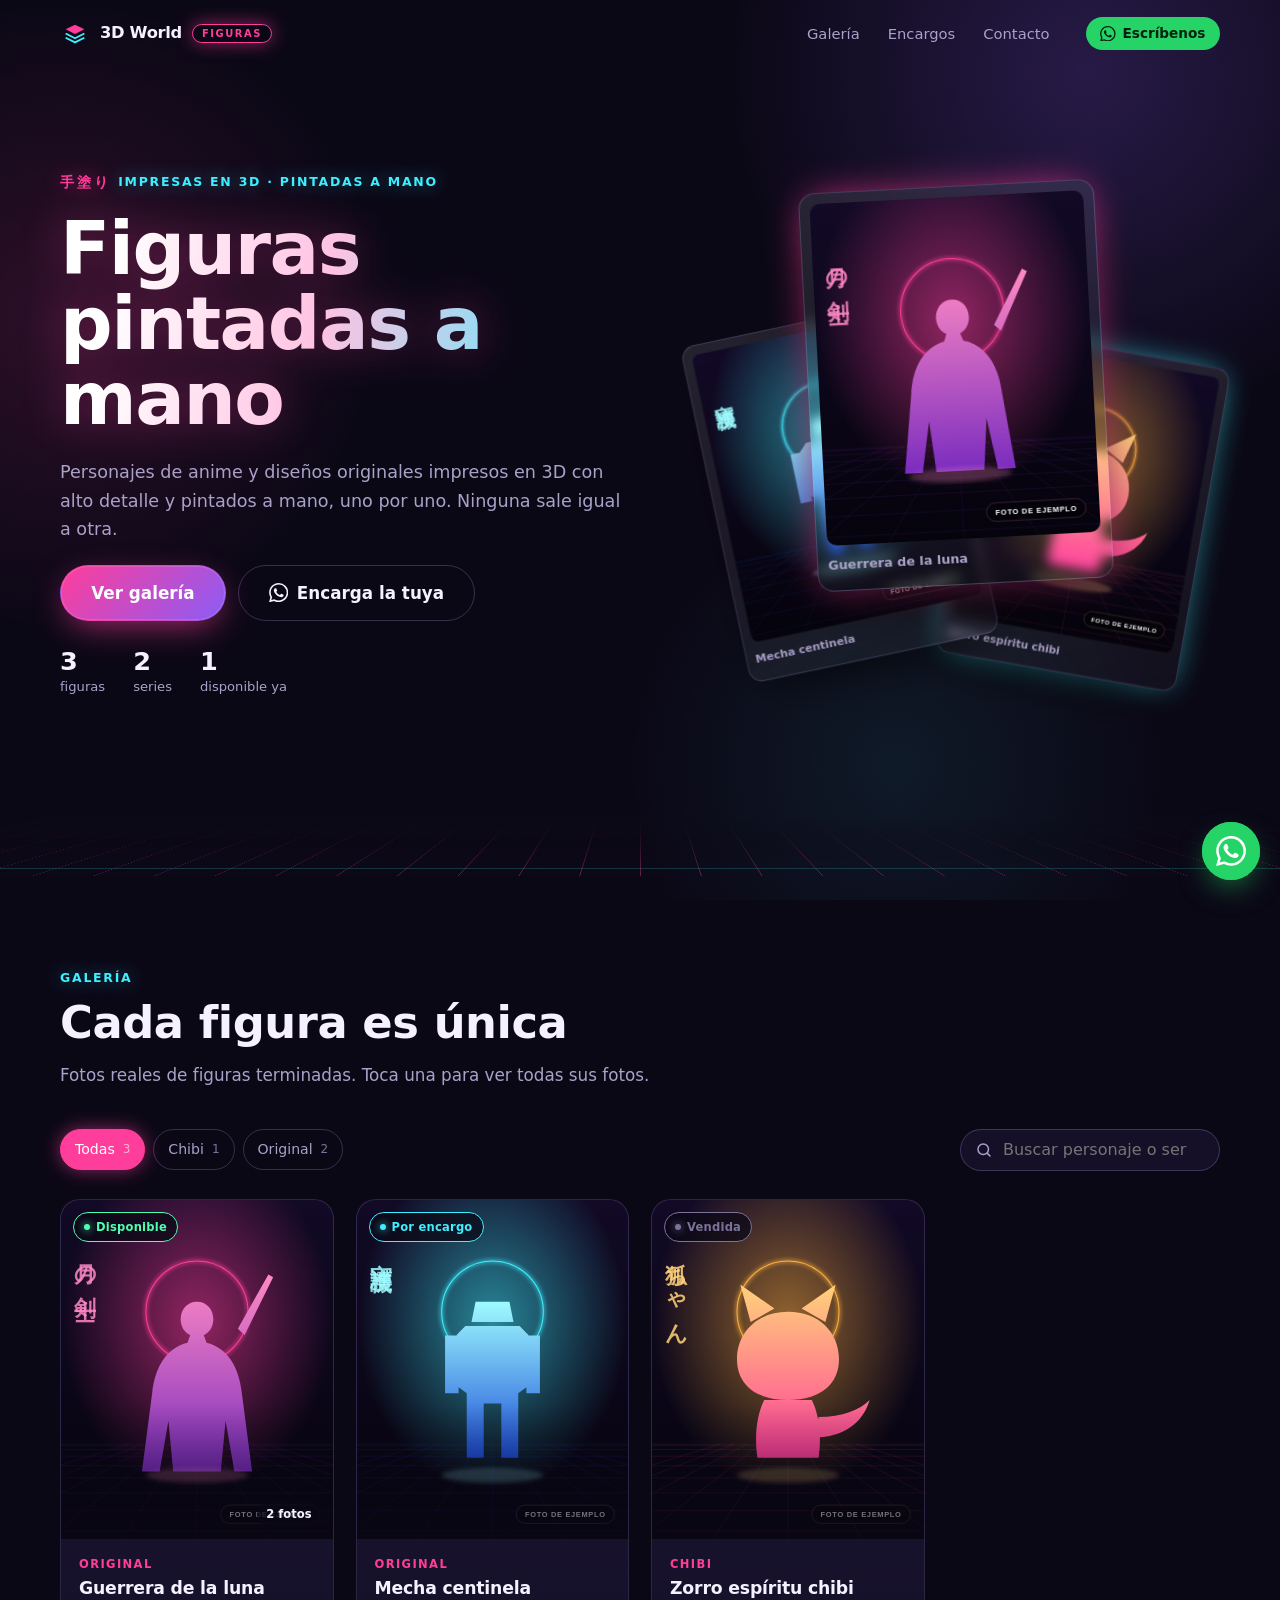
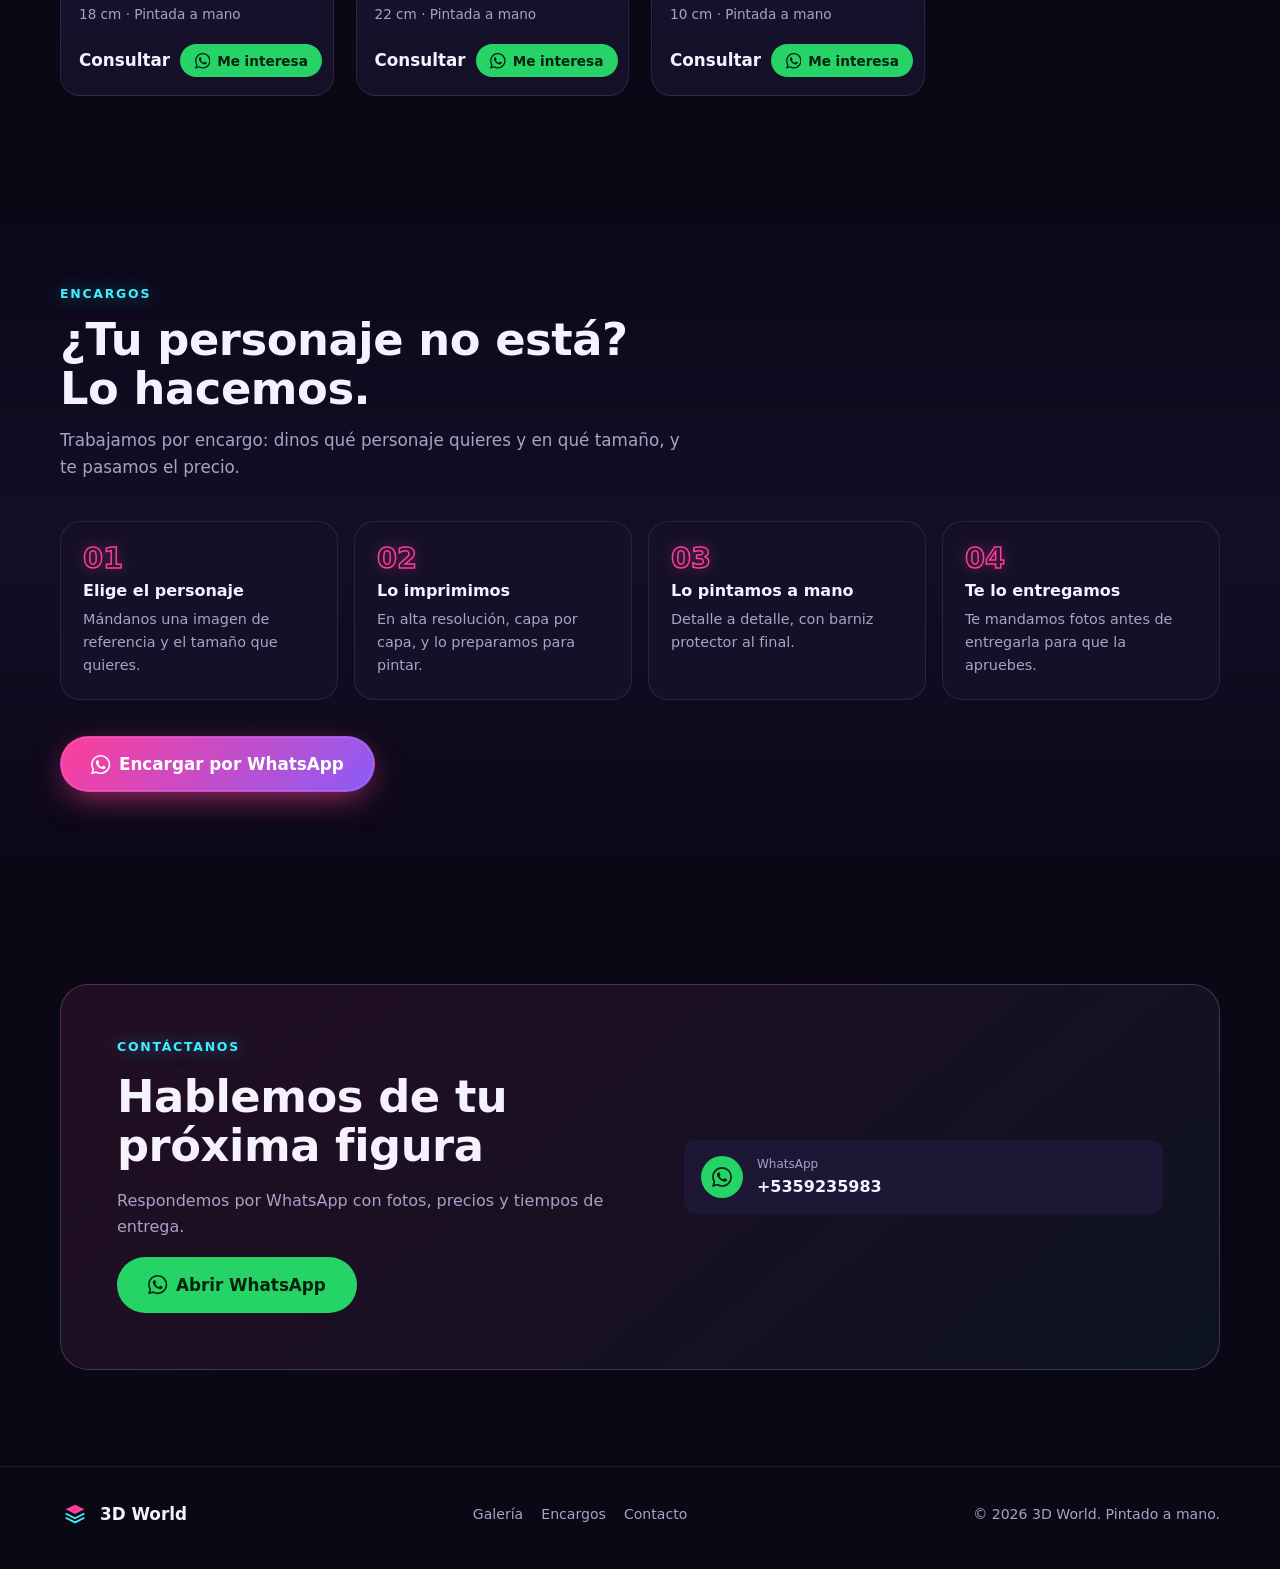
<file: figuras/index.html>
<!doctype html>
<html lang="es">
<head>
  <meta charset="utf-8">
  <meta name="viewport" content="width=device-width, initial-scale=1">
  <title>Figuras pintadas a mano — 3D World</title>
  <meta name="description" content="Figuras de anime y personajes impresas en 3D y pintadas a mano, una por una. Pide la tuya por WhatsApp.">
  <meta name="theme-color" content="#0b0816">
  <!-- Misma política de seguridad que la página principal; esta vista no tiene scripts en línea. -->
  <meta http-equiv="Content-Security-Policy" content="default-src 'self'; script-src 'self'; style-src 'self' 'unsafe-inline' https://fonts.googleapis.com; font-src https://fonts.gstatic.com; img-src 'self' data: blob:; connect-src 'self' https://api.github.com blob: data:; object-src 'none'; base-uri 'self'; form-action 'none'">
  <meta name="referrer" content="strict-origin-when-cross-origin">
  <link rel="icon" href="data:image/svg+xml,%3Csvg xmlns='http://www.w3.org/2000/svg' viewBox='0 0 32 32'%3E%3Crect width='32' height='32' rx='8' fill='%230b0816'/%3E%3Cpath d='M16 6 26 11 16 16 6 11Z' fill='%23ff3d9a'/%3E%3Cpath d='M6 15.5 16 20.5 26 15.5M6 20 16 25 26 20' fill='none' stroke='%233df0ff' stroke-width='2' stroke-linejoin='round'/%3E%3C/svg%3E">
  <link rel="preconnect" href="https://fonts.googleapis.com">
  <link rel="preconnect" href="https://fonts.gstatic.com" crossorigin>
  <link href="https://fonts.googleapis.com/css2?family=Inter:wght@400;500;600&family=Unbounded:wght@500;700;800&display=swap" rel="stylesheet">
  <link rel="stylesheet" href="../css/styles.css">
  <link rel="stylesheet" href="../css/figuras.css">
  <script type="module" src="../js/figuras.js"></script>
</head>
<body class="page-figuras">
  <div class="neon-sky" aria-hidden="true"></div>

  <header class="nav" id="nav">
    <div class="container nav-inner">
      <a href="#inicio" class="brand">
        <svg class="brand-mark" viewBox="0 0 32 32" aria-hidden="true"><path d="M16 6 26 11 16 16 6 11Z" fill="var(--accent)"/><path d="M6 15.5 16 20.5 26 15.5M6 20 16 25 26 20" fill="none" stroke="var(--cyan)" stroke-width="2" stroke-linejoin="round"/></svg>
        <span data-brand>3D World</span><span class="brand-sub">Figuras</span>
      </a>
      <nav class="nav-links" id="nav-links" aria-label="Principal">
        <a href="#galeria">Galería</a>
        <a href="#encargos">Encargos</a>
        <a href="#contacto">Contacto</a>
      </nav>
      <div class="nav-actions">
        <a class="btn btn-wa btn-sm nav-cta" data-wa target="_blank" rel="noopener"><span class="ico" data-icon="whatsapp"></span>Escríbenos</a>
        <button class="nav-toggle" id="nav-toggle" type="button" aria-label="Abrir menú" aria-expanded="false" aria-controls="nav-links"><span></span><span></span></button>
      </div>
    </div>
  </header>

  <main>
    <!-- PORTADA -->
    <section class="fx-hero" id="inicio">
      <div class="container fx-hero-inner">
        <div class="fx-hero-copy">
          <p class="eyebrow"><span class="eyebrow-jp" aria-hidden="true">手塗り</span>Impresas en 3D · pintadas a mano</p>
          <h1 class="neon-title" id="fx-title">Figuras pintadas a mano</h1>
          <p class="lead" id="fx-intro"></p>
          <div class="fx-hero-actions">
            <a class="btn btn-neon btn-lg" href="#galeria">Ver galería</a>
            <a class="btn btn-ghost btn-lg" id="order-link" target="_blank" rel="noopener"><span class="ico" data-icon="whatsapp"></span>Encarga la tuya</a>
          </div>
          <ul class="fx-stats" id="fx-stats"></ul>
        </div>
        <div class="fx-collage" id="fx-collage" aria-hidden="true"></div>
      </div>
      <div class="neon-floor" aria-hidden="true"></div>
    </section>

    <!-- GALERÍA -->
    <section class="section" id="galeria">
      <div class="container">
        <div class="section-head">
          <p class="eyebrow">Galería</p>
          <h2>Cada figura es única</h2>
          <p>Fotos reales de figuras terminadas. Toca una para ver todas sus fotos.</p>
        </div>
        <div class="catalog-tools">
          <div class="chips" id="chips" role="toolbar" aria-label="Filtrar por serie"></div>
          <label class="search">
            <svg viewBox="0 0 24 24" fill="none" stroke="currentColor" stroke-width="2" stroke-linecap="round" aria-hidden="true"><circle cx="11" cy="11" r="7"/><path d="m20 20-3.5-3.5"/></svg>
            <input type="search" id="search" placeholder="Buscar personaje o serie" aria-label="Buscar figura">
          </label>
        </div>
        <div class="fx-grid" id="grid"></div>
        <p class="empty" id="empty" hidden>No encontramos figuras con esa búsqueda.</p>
        <p class="empty" id="soon" hidden>Muy pronto publicaremos aquí nuestras figuras. Mientras tanto, escríbenos y encarga la tuya.</p>
      </div>
    </section>

    <!-- ENCARGOS -->
    <section class="section fx-order" id="encargos">
      <div class="container">
        <div class="section-head">
          <p class="eyebrow">Encargos</p>
          <h2>¿Tu personaje no está? Lo hacemos.</h2>
          <p>Trabajamos por encargo: dinos qué personaje quieres y en qué tamaño, y te pasamos el precio.</p>
        </div>
        <ol class="fx-steps">
          <li><span class="fx-step-n">01</span><strong>Elige el personaje</strong><span>Mándanos una imagen de referencia y el tamaño que quieres.</span></li>
          <li><span class="fx-step-n">02</span><strong>Lo imprimimos</strong><span>En alta resolución, capa por capa, y lo preparamos para pintar.</span></li>
          <li><span class="fx-step-n">03</span><strong>Lo pintamos a mano</strong><span>Detalle a detalle, con barniz protector al final.</span></li>
          <li><span class="fx-step-n">04</span><strong>Te lo entregamos</strong><span>Te mandamos fotos antes de entregarla para que la apruebes.</span></li>
        </ol>
        <a class="btn btn-neon btn-lg" id="order-link-2" target="_blank" rel="noopener"><span class="ico" data-icon="whatsapp"></span>Encargar por WhatsApp</a>
      </div>
    </section>

    <!-- CONTACTO -->
    <section class="section contact" id="contacto">
      <div class="container">
        <div class="contact-box">
          <div class="contact-copy">
            <p class="eyebrow">Contáctanos</p>
            <h2>Hablemos de tu próxima figura</h2>
            <p>Respondemos por WhatsApp con fotos, precios y tiempos de entrega.</p>
            <a class="btn btn-wa btn-lg" data-wa target="_blank" rel="noopener"><span class="ico" data-icon="whatsapp"></span>Abrir WhatsApp</a>
          </div>
          <ul class="contact-list" id="contact-list"></ul>
        </div>
      </div>
    </section>
  </main>

  <footer class="footer">
    <div class="container footer-inner">
      <div class="footer-brand">
        <svg class="brand-mark" id="secret-logo" viewBox="0 0 32 32" aria-hidden="true"><path d="M16 6 26 11 16 16 6 11Z" fill="var(--accent)"/><path d="M6 15.5 16 20.5 26 15.5M6 20 16 25 26 20" fill="none" stroke="var(--cyan)" stroke-width="2" stroke-linejoin="round"/></svg>
        <span data-brand>3D World</span>
      </div>
      <nav class="footer-links" aria-label="Pie de página">
        <a href="#galeria">Galería</a><a href="#encargos">Encargos</a><a href="#contacto">Contacto</a>
      </nav>
      <p class="footer-copy">© <span id="year"></span> <span data-brand>3D World</span>. Pintado a mano.</p>
    </div>
  </footer>

  <a class="wa-float" data-wa target="_blank" rel="noopener" aria-label="Escríbenos por WhatsApp"><span class="ico" data-icon="whatsapp"></span></a>

  <!-- VISOR DE FOTOS -->
  <div class="lightbox" id="lightbox" hidden>
    <div class="lb-backdrop" data-close></div>
    <div class="lb-dialog" role="dialog" aria-modal="true" aria-labelledby="lb-title">
      <button class="icon-btn lb-close" data-close type="button" aria-label="Cerrar"><span class="ico" data-icon="close"></span></button>
      <div class="lb-media" id="lb-media">
        <img id="lb-img" alt="">
        <button class="lb-nav lb-prev" id="lb-prev" type="button" aria-label="Foto anterior"><svg viewBox="0 0 24 24" fill="none" stroke="currentColor" stroke-width="2.2" stroke-linecap="round" stroke-linejoin="round"><path d="m15 18-6-6 6-6"/></svg></button>
        <button class="lb-nav lb-next" id="lb-next" type="button" aria-label="Foto siguiente"><svg viewBox="0 0 24 24" fill="none" stroke="currentColor" stroke-width="2.2" stroke-linecap="round" stroke-linejoin="round"><path d="m9 18 6-6-6-6"/></svg></button>
        <p class="lb-counter" id="lb-counter"></p>
      </div>
      <div class="lb-info">
        <p class="eyebrow" id="lb-series"></p>
        <h3 id="lb-title"></h3>
        <span class="fx-status" id="lb-status"></span>
        <p class="lb-desc" id="lb-desc"></p>
        <dl class="specs" id="lb-specs"></dl>
        <div class="lb-thumbs" id="lb-thumbs" role="tablist" aria-label="Fotos"></div>
        <div class="m-footer">
          <span class="m-price" id="lb-price"></span>
          <a class="btn btn-wa" id="lb-wa" target="_blank" rel="noopener"><span class="ico" data-icon="whatsapp"></span>Me interesa</a>
        </div>
      </div>
    </div>
  </div>

  <div class="toasts" id="toasts" aria-live="polite"></div>
</body>
</html>
</file>
<file: css/styles.css>
/* =========================================================
   3D World — estilos
   Paleta: negro / rojo / gris (oscuro por defecto) + modo claro
   ========================================================= */

:root {
  --bg: #0a0a0b;
  --bg-2: #0f0f11;
  --surface: #141416;
  --surface-2: #1d1d21;
  --surface-3: #27272c;
  --line: rgba(255, 255, 255, 0.08);
  --line-2: rgba(255, 255, 255, 0.15);
  --text: #f2f2f3;
  --muted: #9a9aa2;
  --faint: #6b6b73;
  --accent: #e3262f;
  --accent-hover: #f23a43;
  --accent-ink: #ffffff;
  --accent-soft: rgba(227, 38, 47, 0.14);
  --wa: #25d366;
  --wa-hover: #2ee374;
  --wa-ink: #05210f;
  --grid-line: rgba(255, 255, 255, 0.045);
  --shadow: 0 24px 60px -24px rgba(0, 0, 0, 0.7);
  --view-a: #26262b;
  --view-b: #121214;
  --radius: 18px;
  --radius-sm: 12px;
  --nav-h: 68px;
  --font: 'Inter', system-ui, -apple-system, 'Segoe UI', Roboto, sans-serif;
  --display: 'Space Grotesk', var(--font);
  color-scheme: dark;
}

:root[data-theme='light'] {
  --bg: #f4f4f5;
  --bg-2: #ececee;
  --surface: #ffffff;
  --surface-2: #f3f3f5;
  --surface-3: #e7e7ea;
  --line: rgba(0, 0, 0, 0.08);
  --line-2: rgba(0, 0, 0, 0.16);
  --text: #141416;
  --muted: #55555d;
  --faint: #85858d;
  --accent: #d41f28;
  --accent-hover: #bb1820;
  --accent-soft: rgba(212, 31, 40, 0.1);
  --wa: #1fb855;
  --wa-hover: #1aa64c;
  --wa-ink: #ffffff;
  --grid-line: rgba(0, 0, 0, 0.055);
  --shadow: 0 24px 50px -28px rgba(0, 0, 0, 0.3);
  --view-a: #ffffff;
  --view-b: #e4e4e8;
  color-scheme: light;
}

*,
*::before,
*::after { box-sizing: border-box; }

html { scroll-behavior: smooth; scroll-padding-top: calc(var(--nav-h) + 12px); -webkit-text-size-adjust: 100%; }
html.modal-open { overflow: hidden; }

body {
  margin: 0;
  background: var(--bg);
  color: var(--text);
  font: 400 16px/1.6 var(--font);
  -webkit-font-smoothing: antialiased;
  overflow-x: hidden;
  transition: background-color 0.3s, color 0.3s;
}

h1, h2, h3 { font-family: var(--display); line-height: 1.1; margin: 0; letter-spacing: -0.02em; }
p { margin: 0; }
a { color: inherit; text-decoration: none; }
button, input, select, textarea { font: inherit; color: inherit; }
button { cursor: pointer; }
img, svg, canvas { display: block; }
[hidden] { display: none !important; }
code { font-size: 0.9em; background: var(--surface-2); padding: 0.1em 0.4em; border-radius: 6px; }

:focus-visible { outline: 2px solid var(--accent); outline-offset: 3px; border-radius: 6px; }

.container { width: 100%; max-width: 1200px; margin: 0 auto; padding: 0 20px; }
.container.narrow { max-width: 820px; }
.ico, .ico svg { display: inline-flex; width: 1.15em; height: 1.15em; }

/* ---------- Botones ---------- */
.btn {
  display: inline-flex; align-items: center; justify-content: center; gap: 0.5em;
  padding: 0.8em 1.4em; border-radius: 999px; border: 1px solid transparent;
  font-weight: 600; font-size: 0.95rem; line-height: 1.2; white-space: nowrap;
  transition: transform 0.2s, background-color 0.2s, border-color 0.2s, box-shadow 0.2s;
}
.btn svg { width: 1.15em; height: 1.15em; flex: none; }
.btn:hover { transform: translateY(-2px); }
.btn:active { transform: translateY(0); }
.btn:disabled { opacity: 0.6; cursor: wait; transform: none; }
.btn-primary { background: var(--accent); color: var(--accent-ink); box-shadow: 0 10px 30px -10px var(--accent); }
.btn-primary:hover { background: var(--accent-hover); }
.btn-ghost { background: transparent; border-color: var(--line-2); color: var(--text); }
.btn-ghost:hover { border-color: var(--text); }
.btn-wa { background: var(--wa); color: var(--wa-ink); }
.btn-wa:hover { background: var(--wa-hover); box-shadow: 0 10px 30px -12px var(--wa); }
.btn-sm { padding: 0.55em 1em; font-size: 0.85rem; }
.btn-lg { padding: 1em 1.8em; font-size: 1.05rem; }
.btn-block { width: 100%; }

.icon-btn {
  display: inline-grid; place-items: center; width: 40px; height: 40px; border-radius: 50%;
  background: transparent; border: 1px solid var(--line-2); color: var(--text); transition: border-color 0.2s, background-color 0.2s;
}
.icon-btn:hover { border-color: var(--text); }
.icon-btn svg, .icon-btn .ico { width: 18px; height: 18px; }

.chip-btn {
  display: inline-flex; align-items: center; gap: 0.45em; padding: 0.45em 0.9em; border-radius: 999px;
  border: 1px solid var(--line-2); background: color-mix(in srgb, var(--surface) 80%, transparent);
  backdrop-filter: blur(8px); font-size: 0.82rem; font-weight: 500; transition: border-color 0.2s, background-color 0.2s, color 0.2s;
}
.chip-btn:hover { border-color: var(--text); }
.chip-btn[aria-pressed='true'] { border-color: var(--accent); color: var(--accent); }
.chip-btn .ico { width: 1em; height: 1em; }

.text-link { color: var(--accent); font-weight: 600; background: none; border: 0; padding: 0; }
.text-link:hover { text-decoration: underline; }
.text-link.small { font-size: 0.85rem; font-weight: 500; margin-top: 4px; }

.eyebrow {
  display: inline-flex; align-items: center; gap: 0.6em; color: var(--accent);
  font: 600 0.78rem/1 var(--font); letter-spacing: 0.14em; text-transform: uppercase;
}
.pulse { width: 8px; height: 8px; border-radius: 50%; background: var(--accent); box-shadow: 0 0 0 0 var(--accent); animation: pulse 2s infinite; }
@keyframes pulse { 70% { box-shadow: 0 0 0 10px transparent; } 100% { box-shadow: 0 0 0 0 transparent; } }
.accent { color: var(--accent); }

/* ---------- Barra de progreso + canvas del catálogo ---------- */
.scroll-progress { position: fixed; inset: 0 0 auto; height: 3px; z-index: 41; pointer-events: none; }
.scroll-progress i { display: block; height: 100%; background: linear-gradient(90deg, var(--accent), #ff7a7f); transform-origin: left; transform: scaleX(0); }
#grid-canvas { position: fixed; inset: 0; width: 100%; height: 100%; z-index: 5; pointer-events: none; }

/* ---------- Navegación ---------- */
.nav { position: sticky; top: 0; z-index: 40; height: var(--nav-h); transition: background-color 0.3s, border-color 0.3s; border-bottom: 1px solid transparent; }
.nav.scrolled, .nav.menu-open { background: color-mix(in srgb, var(--bg) 82%, transparent); backdrop-filter: blur(14px); border-bottom-color: var(--line); }
.nav-inner { height: 100%; display: flex; align-items: center; gap: 24px; }
.brand { display: inline-flex; align-items: center; gap: 10px; font: 700 1.2rem/1 var(--display); letter-spacing: -0.02em; }
.brand-mark { width: 30px; height: 30px; color: var(--muted); }
.nav-links { display: flex; gap: 4px; margin-left: auto; }
.nav-links a { padding: 8px 12px; border-radius: 999px; color: var(--muted); font-size: 0.92rem; font-weight: 500; transition: color 0.2s, background-color 0.2s; }
.nav-links a:hover { color: var(--text); background: var(--surface-2); }
.nav-actions { display: flex; align-items: center; gap: 10px; }
#theme-toggle .i-moon { display: none; }
:root[data-theme='light'] #theme-toggle .i-sun { display: none; }
:root[data-theme='light'] #theme-toggle .i-moon { display: block; }
.nav-toggle { display: none; width: 40px; height: 40px; border: 1px solid var(--line-2); border-radius: 50%; background: none; position: relative; }
.nav-toggle span { position: absolute; left: 11px; right: 11px; height: 2px; background: var(--text); border-radius: 2px; transition: transform 0.3s; }
.nav-toggle span:first-child { top: 15px; }
.nav-toggle span:last-child { top: 22px; }
.nav.menu-open .nav-toggle span:first-child { transform: translateY(3.5px) rotate(45deg); }
.nav.menu-open .nav-toggle span:last-child { transform: translateY(-3.5px) rotate(-45deg); }

/* ---------- Portada ---------- */
.hero { position: relative; margin-top: calc(-1 * var(--nav-h)); padding: calc(var(--nav-h) + 40px) 0 64px; overflow: hidden; --mx: 70%; --my: 40%; }
.hero-bg {
  position: absolute; inset: 0; pointer-events: none;
  background:
    radial-gradient(600px circle at var(--mx) var(--my), var(--accent-soft), transparent 60%),
    linear-gradient(var(--grid-line) 1px, transparent 1px) 0 0 / 40px 40px,
    linear-gradient(90deg, var(--grid-line) 1px, transparent 1px) 0 0 / 40px 40px;
  mask-image: radial-gradient(ellipse 90% 80% at 60% 40%, #000 40%, transparent 100%);
}
.hero-inner { position: relative; display: grid; grid-template-columns: 1fr 1.05fr; gap: 40px; align-items: center; min-height: min(680px, 82vh); }
.hero-copy { display: grid; gap: 24px; justify-items: start; }
.hero h1 { font-size: clamp(2.5rem, 6vw, 4.6rem); font-weight: 700; }
.lead { color: var(--muted); font-size: 1.12rem; max-width: 34em; }
.hero-actions { display: flex; flex-wrap: wrap; gap: 12px; }
.hero-tags { display: flex; flex-wrap: wrap; gap: 8px; list-style: none; margin: 0; padding: 0; }
.hero-tags li { padding: 4px 12px; border: 1px solid var(--line-2); border-radius: 999px; color: var(--muted); font-size: 0.8rem; font-weight: 500; }

.hero-stage { position: relative; height: min(600px, 72vh); min-height: 380px; }
#hero-canvas { width: 100%; height: 100%; cursor: grab; }
#hero-canvas:active { cursor: grabbing; }
body.no-3d .hero-stage { display: none; }
body.no-3d .hero-inner { grid-template-columns: 1fr; }

.hud {
  position: absolute; top: 12px; left: 12px; width: min(250px, 70%); padding: 14px 16px; border-radius: var(--radius-sm);
  background: color-mix(in srgb, var(--surface) 75%, transparent); border: 1px solid var(--line); backdrop-filter: blur(10px);
  font: 500 0.78rem/1.3 var(--font); color: var(--muted); display: grid; gap: 8px;
}
.hud-top { display: grid; gap: 2px; }
.hud-label { text-transform: uppercase; letter-spacing: 0.12em; font-size: 0.68rem; color: var(--accent); }
.hud-model { background: none; border: 0; padding: 0; text-align: left; font: 600 0.98rem/1.2 var(--display); color: var(--text); }
.hud-model:not(:disabled):hover { color: var(--accent); }
.hud-model:disabled { cursor: default; }
.hud-bar { height: 4px; border-radius: 4px; background: var(--surface-3); overflow: hidden; }
.hud-bar i { display: block; height: 100%; background: var(--accent); transform-origin: left; transform: scaleX(0); }
.hud-bottom { display: flex; justify-content: space-between; font-variant-numeric: tabular-nums; }
.hud-bottom strong { color: var(--text); }

.hero-controls { position: absolute; left: 12px; right: 12px; bottom: 36px; display: flex; flex-wrap: wrap; align-items: center; justify-content: space-between; gap: 10px; }
.drag-hint { position: absolute; left: 0; right: 0; bottom: 6px; text-align: center; color: var(--faint); font-size: 0.75rem; pointer-events: none; }

/* ---------- Muestras de color ---------- */
.swatches { display: flex; flex-wrap: wrap; gap: 8px; }
.swatch {
  width: 28px; height: 28px; border-radius: 50%; padding: 0; border: 2px solid var(--bg);
  background: var(--c); box-shadow: 0 0 0 1px var(--line-2); transition: transform 0.15s, box-shadow 0.15s;
}
.swatch:hover { transform: scale(1.12); }
.swatch[aria-checked='true'] { box-shadow: 0 0 0 2px var(--accent); }
.swatches-sm .swatch { width: 22px; height: 22px; }
.swatch-more { height: 22px; padding: 0 8px; border-radius: 999px; border: 1px solid var(--line-2); background: none; font-size: 0.72rem; color: var(--muted); }
.swatch-more:hover { color: var(--text); border-color: var(--text); }

/* Modelos multicolor y con colores del diseño */
.swatches.is-summary { cursor: pointer; }
.paint-summary { display: inline-flex; align-items: center; gap: 10px; font-size: 0.8rem; color: var(--muted); min-height: 22px; }
.paint-dots { display: inline-flex; }
.paint-dots i { width: 18px; height: 18px; border-radius: 50%; background: var(--c); box-shadow: 0 0 0 2px var(--surface), 0 0 0 3px var(--line-2); }
.paint-dots i + i { margin-left: -5px; }
.paint-rainbow { --c: conic-gradient(#e3262f, #ffcb2e, #2fb36b, #2f7cf6, #8b5cf6, #e3262f); }
.parts-pick { display: grid; gap: 12px; }
.part-pick { display: grid; gap: 6px; }
.part-pick .field-label { justify-content: flex-start; }
.hero-controls .swatches { padding: 6px; border-radius: 999px; background: color-mix(in srgb, var(--surface) 75%, transparent); border: 1px solid var(--line); backdrop-filter: blur(8px); }
.hero-controls .swatch { width: 24px; height: 24px; border-color: var(--surface); }

/* ---------- Franja animada ---------- */
.marquee { border-block: 1px solid var(--line); background: var(--bg-2); overflow: hidden; padding: 16px 0; }
.marquee-track { display: flex; width: max-content; animation: marquee 40s linear infinite; }
.marquee span { font: 600 1.05rem/1 var(--display); color: var(--muted); padding: 0 28px; white-space: nowrap; display: inline-flex; align-items: center; gap: 56px; }
.marquee span::after { content: ''; width: 7px; height: 7px; background: var(--accent); transform: rotate(45deg); margin-right: -28px; }
@keyframes marquee { to { transform: translateX(-50%); } }

/* ---------- Secciones ---------- */
.section { padding: 96px 0; position: relative; }
.section-alt { background: var(--bg-2); border-block: 1px solid var(--line); }
.section-head { display: grid; gap: 14px; max-width: 640px; margin-bottom: 40px; }
.section-head h2 { font-size: clamp(1.9rem, 4vw, 2.8rem); }
.section-head p:not(.eyebrow) { color: var(--muted); font-size: 1.05rem; }

.reveal { opacity: 0; transform: translateY(24px); transition: opacity 0.7s ease, transform 0.7s ease; }
.reveal.in { opacity: 1; transform: none; }
.steps .reveal:nth-child(2), .materials .reveal:nth-child(2) { transition-delay: 0.08s; }
.steps .reveal:nth-child(3), .materials .reveal:nth-child(3) { transition-delay: 0.16s; }
.steps .reveal:nth-child(4) { transition-delay: 0.24s; }

/* ---------- Catálogo ---------- */
.catalog-tools { display: flex; flex-wrap: wrap; align-items: center; justify-content: space-between; gap: 16px; margin-bottom: 28px; }
.chips { display: flex; flex-wrap: wrap; gap: 8px; }
.chip {
  display: inline-flex; align-items: center; gap: 8px; padding: 8px 14px; border-radius: 999px;
  border: 1px solid var(--line-2); background: transparent; font-size: 0.88rem; font-weight: 500; color: var(--muted); transition: all 0.2s;
}
.chip span { font-size: 0.75rem; color: var(--faint); }
.chip:hover { color: var(--text); border-color: var(--text); }
.chip[aria-pressed='true'] { background: var(--text); border-color: var(--text); color: var(--bg); }
.chip[aria-pressed='true'] span { color: inherit; opacity: 0.6; }
.search { display: flex; align-items: center; gap: 8px; padding: 0 14px; height: 42px; min-width: 240px; border-radius: 999px; border: 1px solid var(--line-2); background: var(--surface); color: var(--muted); }
.search:focus-within { border-color: var(--accent); }
.search svg { width: 18px; height: 18px; flex: none; }
.search input { border: 0; background: none; outline: none; width: 100%; color: var(--text); }

.grid { display: grid; grid-template-columns: repeat(auto-fill, minmax(260px, 1fr)); gap: 20px; }
.card {
  position: relative; display: flex; flex-direction: column; border-radius: var(--radius); overflow: hidden;
  background: var(--surface); border: 1px solid var(--line); transition: transform 0.3s, border-color 0.3s, box-shadow 0.3s;
}
.card:hover { transform: translateY(-4px); border-color: var(--line-2); box-shadow: var(--shadow); }
.card-view {
  position: relative; aspect-ratio: 4 / 3; border: 0; padding: 0; cursor: zoom-in; display: grid; place-items: center;
  background:
    radial-gradient(110% 90% at 50% 30%, var(--view-a), var(--view-b) 75%),
    var(--view-b);
}
.card-view::after {
  content: ''; position: absolute; inset: 0; pointer-events: none;
  background: linear-gradient(var(--grid-line) 1px, transparent 1px) 0 0 / 24px 24px, linear-gradient(90deg, var(--grid-line) 1px, transparent 1px) 0 0 / 24px 24px;
  mask-image: linear-gradient(transparent 45%, #000);
}
.card-view .badge { position: absolute; top: 12px; left: 12px; padding: 3px 10px; border-radius: 999px; background: var(--accent); color: #fff; font-size: 0.7rem; font-weight: 600; letter-spacing: 0.04em; }
.card-view .loader { display: none; }
.card-view:not(.is-loaded):not(.is-error) .loader { display: block; }
.card-fallback { display: none; width: 56px; height: 56px; color: var(--faint); }
.card-fallback svg { width: 100%; height: 100%; }
body.no-3d .card-view .loader { display: none; }
body.no-3d .card-fallback, .card-view.is-error .card-fallback { display: block; }

/* Modelos con foto del resultado: la foto es la imagen de la tarjeta (el 3D queda en "Ver en 3D") */
.card-view.has-photo { overflow: hidden; }
.card-view.has-photo .loader, .card-view.has-photo .card-fallback, body.no-3d .card-view.has-photo .card-fallback { display: none; }
.card-view.has-photo::after { display: none; }
.card-photo { position: absolute; inset: 0; width: 100%; height: 100%; object-fit: cover; transition: opacity 0.45s, transform 0.6s; }
.card-photo-alt { opacity: 0; }
.card:hover .card-photo { transform: scale(1.04); }
.card:hover .card-photo-alt { opacity: 1; }
.card-photo-count {
  position: absolute; right: 12px; bottom: 12px; z-index: 1; padding: 4px 10px; border-radius: 999px;
  background: color-mix(in srgb, var(--surface) 80%, transparent); backdrop-filter: blur(6px); font-size: 0.72rem; font-weight: 600; color: var(--text);
}
.card-view .badge { z-index: 1; }

.card-body { display: flex; flex-direction: column; gap: 10px; padding: 18px; flex: 1; }
.card-meta { display: flex; justify-content: space-between; align-items: center; gap: 8px; }
.tag { font-size: 0.72rem; font-weight: 600; letter-spacing: 0.08em; text-transform: uppercase; color: var(--muted); }
.price { font: 600 0.95rem/1 var(--display); color: var(--text); }
.card-title { font-size: 1.2rem; }
.card-desc { color: var(--muted); font-size: 0.9rem; display: -webkit-box; -webkit-line-clamp: 2; -webkit-box-orient: vertical; overflow: hidden; }
.card-actions { display: flex; gap: 8px; margin-top: auto; padding-top: 6px; }
.card-actions .btn { flex: 1; }

.empty, .no-webgl { text-align: center; color: var(--muted); padding: 40px 0; }

.loader { width: 28px; height: 28px; border-radius: 50%; border: 3px solid var(--line-2); border-top-color: var(--accent); animation: spin 0.8s linear infinite; }
@keyframes spin { to { transform: rotate(360deg); } }

/* ---------- Tu modelo ---------- */
.upload-wrap { display: grid; grid-template-columns: 0.9fr 1.1fr; gap: 48px; align-items: start; }
.upload-copy { display: grid; gap: 18px; position: sticky; top: calc(var(--nav-h) + 24px); }
.upload-copy h2 { font-size: clamp(1.9rem, 4vw, 2.6rem); }
.upload-copy > p { color: var(--muted); }
.mini-steps { list-style: none; counter-reset: s; padding: 0; margin: 8px 0; display: grid; gap: 16px; }
.mini-steps li { counter-increment: s; display: grid; grid-template-columns: 36px 1fr; column-gap: 14px; }
.mini-steps li::before {
  content: counter(s); grid-row: span 2; width: 36px; height: 36px; border-radius: 50%; display: grid; place-items: center;
  border: 1px solid var(--accent); color: var(--accent); font: 600 0.9rem/1 var(--display);
}
.mini-steps span { color: var(--muted); font-size: 0.92rem; }

.upload-card { background: var(--surface); border: 1px solid var(--line); border-radius: var(--radius); padding: 16px; display: grid; gap: 16px; }
.dropzone {
  position: relative; aspect-ratio: 4 / 3; border-radius: var(--radius-sm); border: 2px dashed var(--line-2); cursor: pointer;
  background: radial-gradient(110% 90% at 50% 30%, var(--view-a), var(--view-b) 75%); transition: border-color 0.2s; overflow: hidden;
}
.dropzone:hover, .dropzone.drag { border-color: var(--accent); }
.dropzone.drag { background-color: var(--accent-soft); }
.dropzone.has-model { border-style: solid; border-color: var(--line); cursor: grab; }
#upload-canvas { position: absolute; inset: 0; width: 100%; height: 100%; }
.dz-empty, .dz-loading { position: absolute; inset: 0; display: grid; place-content: center; justify-items: center; gap: 8px; text-align: center; padding: 20px; color: var(--muted); font-size: 0.9rem; }
.dz-empty strong { color: var(--text); font: 600 1.15rem/1.2 var(--display); }
.dz-icon { width: 56px; height: 56px; display: grid; place-items: center; border-radius: 50%; background: var(--accent-soft); color: var(--accent); margin-bottom: 6px; }
.dz-icon svg { width: 26px; height: 26px; }
.dz-loading { background: color-mix(in srgb, var(--surface) 70%, transparent); color: var(--text); }

.upload-panel { display: grid; gap: 16px; }
.file-row { display: flex; align-items: center; justify-content: space-between; gap: 12px; }
.file-name { font-weight: 600; overflow: hidden; text-overflow: ellipsis; white-space: nowrap; }
.specs { display: grid; grid-template-columns: repeat(auto-fit, minmax(130px, 1fr)); gap: 10px; margin: 0; }
.specs div { padding: 12px 14px; border-radius: var(--radius-sm); background: var(--surface-2); }
.specs dt { font-size: 0.72rem; text-transform: uppercase; letter-spacing: 0.08em; color: var(--muted); }
.specs dd { margin: 2px 0 0; font: 600 1rem/1.3 var(--display); font-variant-numeric: tabular-nums; }
.warn { padding: 10px 14px; border-radius: var(--radius-sm); background: var(--accent-soft); color: var(--accent); font-size: 0.88rem; font-weight: 500; }
.note { color: var(--faint); font-size: 0.8rem; text-align: center; }
.form-error { color: var(--accent); font-size: 0.88rem; font-weight: 500; }

/* ---------- Formularios ---------- */
.field { display: grid; gap: 8px; }
.field-label { font-size: 0.85rem; font-weight: 500; color: var(--muted); display: flex; align-items: center; justify-content: space-between; gap: 8px; }
.field-label small { font-weight: 400; color: var(--faint); }
.field-label strong, .field-label output { color: var(--text); font-weight: 600; }
.field-row { display: grid; grid-template-columns: 1fr 1fr; gap: 14px; align-items: end; }
.field-row.three { grid-template-columns: repeat(3, 1fr); }
input:not([type='range']):not([type='checkbox']):not([type='color']):not([type='file']):not([type='search']),
select, textarea {
  width: 100%; padding: 10px 12px; border-radius: 10px; border: 1px solid var(--line-2); background: var(--surface-2); color: var(--text); outline: none;
}
textarea { resize: vertical; }
input:focus, select:focus, textarea:focus { border-color: var(--accent); }
input[type='range'] { width: 100%; accent-color: var(--accent); }
input[type='checkbox'] { accent-color: var(--accent); width: 16px; height: 16px; }

.seg { display: flex; flex-wrap: wrap; gap: 6px; }
.seg button { padding: 7px 14px; border-radius: 999px; border: 1px solid var(--line-2); background: none; font-size: 0.85rem; font-weight: 600; color: var(--muted); }
.seg button:hover { color: var(--text); }
.seg button[aria-checked='true'] { background: var(--accent); border-color: var(--accent); color: #fff; }

/* ---------- Pasos ---------- */
.steps { list-style: none; padding: 0; margin: 0; display: grid; grid-template-columns: repeat(4, 1fr); gap: 20px; counter-reset: none; }
.step { position: relative; padding: 28px 24px; border-radius: var(--radius); background: var(--surface); border: 1px solid var(--line); display: grid; gap: 10px; align-content: start; overflow: hidden; }
.step::before { content: ''; position: absolute; left: 0; right: 0; top: 0; height: 3px; background: linear-gradient(90deg, var(--accent), transparent); transform: scaleX(0); transform-origin: left; transition: transform 0.6s 0.3s; }
.step.in::before { transform: scaleX(1); }
.step-n { font: 700 2.4rem/1 var(--display); color: transparent; -webkit-text-stroke: 1px var(--faint); }
.step h3 { font-size: 1.2rem; }
.step p { color: var(--muted); font-size: 0.92rem; }

/* ---------- Materiales ---------- */
.materials { display: grid; grid-template-columns: repeat(auto-fit, minmax(260px, 1fr)); gap: 20px; }
.material { padding: 28px; border-radius: var(--radius); background: var(--surface); border: 1px solid var(--line); display: grid; gap: 14px; align-content: start; transition: border-color 0.3s; }
.material:hover { border-color: var(--accent); }
.material h3 { font-size: 1.6rem; }
.material > p { color: var(--muted); font-size: 0.92rem; }
.stats { list-style: none; padding: 0; margin: 4px 0 0; display: grid; gap: 10px; }
.stats li { display: grid; grid-template-columns: 96px 1fr; align-items: center; gap: 12px; font-size: 0.82rem; color: var(--muted); }
.bar { height: 6px; border-radius: 6px; background: var(--surface-3); overflow: hidden; }
.bar i { display: block; height: 100%; width: 100%; border-radius: inherit; background: linear-gradient(90deg, var(--accent), #ff6b70); transform-origin: left; transform: scaleX(0); transition: transform 1s cubic-bezier(.2,.8,.2,1) 0.3s; }
.material.in .bar i { transform: scaleX(var(--v)); }

/* ---------- FAQ ---------- */
.faq { display: grid; gap: 10px; }
.faq details { border: 1px solid var(--line); border-radius: var(--radius-sm); background: var(--surface); transition: border-color 0.2s; }
.faq details[open] { border-color: var(--line-2); }
.faq summary { list-style: none; cursor: pointer; padding: 18px 20px; font-weight: 600; display: flex; justify-content: space-between; align-items: center; gap: 16px; }
.faq summary::-webkit-details-marker { display: none; }
.faq summary::after { content: '+'; font: 400 1.5rem/1 var(--display); color: var(--accent); transition: transform 0.25s; }
.faq details[open] summary::after { transform: rotate(45deg); }
.faq details p { padding: 0 20px 18px; color: var(--muted); }

/* ---------- Contacto ---------- */
.contact-box {
  display: grid; grid-template-columns: 1.1fr 1fr; gap: 40px; align-items: center; padding: clamp(28px, 5vw, 56px); border-radius: 28px;
  background: radial-gradient(500px circle at 0% 0%, var(--accent-soft), transparent 70%), var(--surface); border: 1px solid var(--line);
}
.contact-copy { display: grid; gap: 18px; justify-items: start; }
.contact-copy h2 { font-size: clamp(1.9rem, 4vw, 2.8rem); }
.contact-copy p:not(.eyebrow) { color: var(--muted); }
.contact-list { list-style: none; padding: 0; margin: 0; display: grid; gap: 10px; }
.contact-list a, .contact-list div { display: flex; align-items: center; gap: 14px; padding: 14px 16px; border-radius: var(--radius-sm); background: var(--surface-2); border: 1px solid transparent; transition: border-color 0.2s, transform 0.2s; }
.contact-list a:hover { border-color: var(--line-2); transform: translateX(4px); }
.contact-list small { display: block; color: var(--muted); font-size: 0.75rem; }
.contact-list strong { font-weight: 600; word-break: break-word; }
.contact-icon { width: 42px; height: 42px; flex: none; display: grid; place-items: center; border-radius: 50%; background: var(--surface-3); }
.contact-icon svg { width: 20px; height: 20px; }
.contact-list .is-wa .contact-icon { background: var(--wa); color: var(--wa-ink); }

/* ---------- Footer ---------- */
.footer { border-top: 1px solid var(--line); padding: 32px 0 40px; }
.footer-inner { display: flex; flex-wrap: wrap; align-items: center; justify-content: space-between; gap: 18px; }
.footer-brand { display: flex; align-items: center; gap: 10px; font: 700 1.05rem/1 var(--display); }
.footer-brand .brand-mark { cursor: default; user-select: none; -webkit-tap-highlight-color: transparent; }
.footer-links { display: flex; flex-wrap: wrap; gap: 18px; }
.footer-links a, .footer-copy { color: var(--muted); font-size: 0.88rem; }
.footer-links a:hover { color: var(--text); }

/* ---------- WhatsApp flotante ---------- */
.wa-float {
  position: fixed; right: 20px; bottom: 20px; z-index: 30; width: 58px; height: 58px; border-radius: 50%; display: grid; place-items: center;
  background: var(--wa); color: #fff; box-shadow: 0 12px 30px -8px rgba(37, 211, 102, 0.6); transition: transform 0.2s;
}
.wa-float::before { content: ''; position: absolute; inset: 0; border-radius: 50%; border: 2px solid var(--wa); animation: ring 2.4s infinite; }
@keyframes ring { from { transform: scale(1); opacity: 0.8; } to { transform: scale(1.6); opacity: 0; } }
.wa-float:hover { transform: scale(1.08); }
.wa-float .ico, .wa-float svg { width: 30px; height: 30px; }

/* ---------- Ficha (modal) ---------- */
.modal { position: fixed; inset: 0; z-index: 60; display: grid; place-items: center; padding: 20px; }
.modal-backdrop { position: absolute; inset: 0; background: rgba(0, 0, 0, 0.7); backdrop-filter: blur(6px); opacity: 0; transition: opacity 0.25s; }
.modal-dialog {
  position: relative; width: min(1080px, 100%); height: min(680px, 100%); display: grid; grid-template-columns: 1.4fr 1fr;
  border-radius: 24px; overflow: hidden; background: var(--surface); border: 1px solid var(--line-2); box-shadow: var(--shadow);
  opacity: 0; transform: translateY(20px) scale(0.98); transition: opacity 0.25s, transform 0.25s;
}
.modal.open .modal-backdrop { opacity: 1; }
.modal.open .modal-dialog { opacity: 1; transform: none; }
.modal-close { position: absolute; top: 14px; right: 14px; z-index: 2; background: var(--surface); }
.modal-stage { position: relative; background: radial-gradient(110% 90% at 50% 30%, var(--view-a), var(--view-b) 75%); min-height: 0; }
#modal-canvas { width: 100%; height: 100%; cursor: grab; touch-action: none; }
.stage-tools { position: absolute; top: 14px; left: 14px; display: flex; flex-wrap: wrap; gap: 8px; }
/* Pestañas Modelo 3D / Foto real y visor de fotos dentro de la ficha */
.stage-tabs {
  position: absolute; left: 50%; bottom: 14px; transform: translateX(-50%); z-index: 2; display: flex; gap: 4px; padding: 4px;
  border-radius: 999px; border: 1px solid var(--line-2); background: color-mix(in srgb, var(--surface) 85%, transparent); backdrop-filter: blur(8px);
}
.stage-tabs button { display: inline-flex; align-items: center; gap: 6px; padding: 7px 14px; border-radius: 999px; border: 0; background: none; color: var(--muted); font-size: 0.82rem; font-weight: 600; white-space: nowrap; }
.stage-tabs button:hover { color: var(--text); }
.stage-tabs button[aria-selected='true'] { background: var(--accent); color: #fff; }
.stage-tabs .ico { width: 1em; height: 1em; }
.modal-stage.has-photos .drag-hint, .modal-stage.show-photo .stage-tools { display: none; }
.stage-photo { position: absolute; inset: 0; z-index: 1; display: grid; place-items: center; background: var(--view-b); touch-action: pan-y; user-select: none; }
.stage-photo img { max-width: 100%; max-height: 100%; object-fit: contain; }
.photo-nav {
  position: absolute; top: 50%; transform: translateY(-50%); width: 42px; height: 42px; border-radius: 50%; display: grid; place-items: center;
  border: 1px solid var(--line-2); color: var(--text); background: color-mix(in srgb, var(--surface) 70%, transparent); backdrop-filter: blur(6px);
}
.photo-nav:hover { border-color: var(--text); }
.photo-nav.prev { left: 14px; }
.photo-nav.next { right: 14px; }
.photo-nav svg { width: 20px; height: 20px; }
.photo-counter { position: absolute; top: 16px; left: 16px; padding: 4px 10px; border-radius: 999px; background: color-mix(in srgb, var(--surface) 80%, transparent); font-size: 0.78rem; font-weight: 600; }
.photo-counter:empty { display: none; }

.modal-info { padding: 32px 28px 24px; overflow-y: auto; display: flex; flex-direction: column; gap: 16px; }
.modal-info h3 { font-size: 1.9rem; padding-right: 40px; }
.m-desc { color: var(--muted); }
.m-footer { margin-top: auto; padding-top: 16px; border-top: 1px solid var(--line); display: flex; align-items: center; justify-content: space-between; gap: 16px; }
.m-price { font: 700 1.5rem/1 var(--display); }

/* ---------- Toasts ---------- */
.toasts { position: fixed; left: 50%; bottom: 24px; transform: translateX(-50%); z-index: 80; display: grid; gap: 8px; width: min(440px, calc(100% - 32px)); pointer-events: none; }
.toast { padding: 12px 16px; border-radius: var(--radius-sm); background: var(--text); color: var(--bg); font-size: 0.9rem; font-weight: 500; box-shadow: var(--shadow); opacity: 0; transform: translateY(10px); transition: opacity 0.3s, transform 0.3s; }
.toast.show { opacity: 1; transform: none; }
.toast-error { background: var(--accent); color: #fff; }
.toast-success { background: var(--wa); color: var(--wa-ink); }

/* =========================================================
   Panel de administración
   ========================================================= */
body.is-admin .wa-float { bottom: 92px; }
body.is-admin .toasts { bottom: 96px; }
.admin-bar {
  position: fixed; left: 50%; bottom: 18px; transform: translateX(-50%); z-index: 45; display: flex; align-items: center; gap: 4px;
  padding: 6px; border-radius: 999px; background: color-mix(in srgb, var(--surface) 88%, transparent); backdrop-filter: blur(14px);
  border: 1px solid var(--line-2); box-shadow: var(--shadow); max-width: calc(100% - 24px);
}
.admin-bar button { display: inline-flex; align-items: center; gap: 6px; padding: 9px 14px; border-radius: 999px; border: 0; background: none; font-size: 0.85rem; font-weight: 600; white-space: nowrap; }
.admin-bar button:hover { background: var(--surface-3); }
.admin-bar button svg { width: 16px; height: 16px; }
.admin-bar button.primary { background: var(--accent); color: #fff; }
.admin-bar button.primary:hover { background: var(--accent-hover); }
.admin-bar button:disabled { opacity: 0.6; cursor: wait; }
.admin-status { display: inline-flex; align-items: center; gap: 8px; padding: 0 12px 0 10px; font-size: 0.8rem; color: var(--muted); white-space: nowrap; }
.admin-status i { width: 8px; height: 8px; border-radius: 50%; background: var(--wa); }
.admin-bar.has-changes .admin-status i { background: #ffb020; animation: pulse 2s infinite; }

.admin-tools { display: flex; gap: 6px; }
.admin-tools button { flex: 1; display: inline-flex; align-items: center; justify-content: center; gap: 6px; padding: 7px; border-radius: 10px; border: 1px dashed var(--line-2); background: var(--surface-2); font-size: 0.8rem; font-weight: 600; }
.admin-tools button:hover { border-color: var(--text); }
.admin-tools button.danger:hover { border-color: var(--accent); color: var(--accent); }
.admin-tools svg { width: 14px; height: 14px; }
.card-add { min-height: 320px; align-items: center; justify-content: center; gap: 8px; border: 2px dashed var(--line-2); background: transparent; color: var(--muted); }
.card-add:hover { border-color: var(--accent); color: var(--accent); }
.card-add svg { width: 40px; height: 40px; }
.card-add strong { font: 600 1.1rem/1 var(--display); color: var(--text); }

.admin-dialog {
  width: min(560px, calc(100% - 24px)); max-height: calc(100% - 24px); padding: 0; border-radius: 20px; border: 1px solid var(--line-2);
  background: var(--surface); color: var(--text); box-shadow: var(--shadow);
}
.admin-dialog.wide { width: min(980px, calc(100% - 24px)); }
.admin-dialog::backdrop { background: rgba(0, 0, 0, 0.65); backdrop-filter: blur(4px); }
.admin-dialog form { display: flex; flex-direction: column; max-height: calc(100vh - 24px); }
.dlg-head { display: flex; align-items: center; justify-content: space-between; gap: 12px; padding: 18px 20px; border-bottom: 1px solid var(--line); }
.dlg-head h2 { font-size: 1.2rem; }
.dlg-body { padding: 20px; overflow-y: auto; display: grid; gap: 16px; }
.dlg-text { color: var(--muted); font-size: 0.9rem; }
.dlg-text.small { font-size: 0.8rem; }
.admin-dialog .form-error { padding: 0 20px; }
.dlg-foot { display: flex; justify-content: flex-end; gap: 10px; padding: 14px 20px; border-top: 1px solid var(--line); }

.editor-grid { display: grid; grid-template-columns: 0.9fr 1.1fr; gap: 24px; }
.editor-preview { display: grid; gap: 10px; align-content: start; }
.editor-stage { position: relative; aspect-ratio: 1; border-radius: var(--radius-sm); overflow: hidden; background: radial-gradient(110% 90% at 50% 30%, var(--view-a), var(--view-b) 75%); }
.editor-stage canvas { width: 100%; height: 100%; }
.editor-empty { position: absolute; inset: 0; display: grid; place-content: center; justify-items: center; gap: 8px; color: var(--faint); font-size: 0.9rem; }
.editor-empty svg { width: 48px; height: 48px; }
.file-btn { cursor: pointer; }
.hint { color: var(--faint); font-size: 0.8rem; text-align: center; word-break: break-all; }
.editor-fields { display: grid; gap: 14px; align-content: start; }
.checks { display: flex; flex-wrap: wrap; gap: 8px; }
.check, .check-swatch { display: inline-flex; align-items: center; gap: 8px; padding: 6px 12px 6px 8px; border-radius: 999px; border: 1px solid var(--line-2); font-size: 0.82rem; cursor: pointer; }
.check:has(input:checked), .check-swatch:has(input:checked) { border-color: var(--accent); background: var(--accent-soft); }
.check-swatch input { position: absolute; opacity: 0; pointer-events: none; }
.check-swatch span { width: 16px; height: 16px; border-radius: 50%; background: var(--c); box-shadow: 0 0 0 1px var(--line-2); }
.check.big { border: 0; padding: 10px 0; font-size: 0.9rem; }
.field .hint { text-align: left; word-break: normal; }
.part-list { list-style: none; margin: 0; padding: 0; display: grid; gap: 8px; }
.part-edit { display: grid; grid-template-columns: auto minmax(0, 1fr) minmax(0, 9rem); align-items: center; gap: 8px; }
.part-orig { width: 18px; height: 18px; border-radius: 50%; background: var(--c); box-shadow: 0 0 0 1px var(--line-2); }
/* Campo de fotos (figuras y fotos del resultado de los modelos) */
.photo-list { list-style: none; margin: 0; padding: 0; display: grid; grid-template-columns: repeat(3, 1fr); gap: 10px; }
.photo-list:empty { display: none; }
.photo-item { position: relative; aspect-ratio: 4 / 5; border-radius: 12px; overflow: hidden; background: var(--surface-3); border: 1px solid var(--line-2); }
.photo-item img { width: 100%; height: 100%; object-fit: cover; }
.photo-cover { position: absolute; top: 6px; left: 6px; padding: 3px 8px; border-radius: 999px; background: var(--accent); color: #fff; font-size: 0.68rem; font-weight: 700; }
.photo-tools { position: absolute; inset: auto 0 0; display: flex; justify-content: center; gap: 4px; padding: 6px; background: linear-gradient(transparent, rgba(5, 3, 12, 0.85)); }
.photo-tools .icon-btn { width: 30px; height: 30px; background: rgba(11, 8, 22, 0.7); font-size: 1.1rem; line-height: 1; }
.photo-tools .icon-btn:disabled { opacity: 0.35; cursor: default; }
.photo-tools .icon-btn svg { width: 14px; height: 14px; }
.photo-drop {
  display: grid; justify-items: center; gap: 6px; padding: 26px 16px; border-radius: var(--radius-sm); border: 2px dashed var(--line-2);
  color: var(--muted); text-align: center; cursor: pointer; transition: border-color 0.2s, color 0.2s, background-color 0.2s;
}
.photo-drop:hover, .photo-drop.drag { border-color: var(--accent); color: var(--accent); background: var(--accent-soft); }
.photo-drop svg { width: 30px; height: 30px; }
.photo-drop strong { color: var(--text); }
.photo-drop span { font-size: 0.8rem; }
.color-list { list-style: none; padding: 0; margin: 0; display: grid; gap: 8px; }
.color-row { display: grid; grid-template-columns: 44px 1fr 40px; gap: 10px; align-items: center; }
.color-row input[type='color'] { width: 44px; height: 40px; padding: 2px; border-radius: 10px; border: 1px solid var(--line-2); background: var(--surface-2); cursor: pointer; }

/* ---------- Responsive ---------- */
@media (max-width: 960px) {
  .nav-links {
    position: absolute; top: var(--nav-h); left: 0; right: 0; flex-direction: column; gap: 0; padding: 8px 20px 20px;
    background: color-mix(in srgb, var(--bg) 96%, transparent); backdrop-filter: blur(14px); border-bottom: 1px solid var(--line);
    opacity: 0; transform: translateY(-8px); pointer-events: none; transition: opacity 0.2s, transform 0.2s;
  }
  .nav.menu-open .nav-links { opacity: 1; transform: none; pointer-events: auto; }
  .nav-links a { padding: 14px 4px; border-radius: 0; border-bottom: 1px solid var(--line); font-size: 1rem; }
  .nav-actions { margin-left: auto; }
  .nav-toggle { display: block; }
  .hero-inner { grid-template-columns: 1fr; min-height: 0; gap: 16px; }
  .hero-stage { height: 440px; min-height: 0; }
  .upload-wrap { grid-template-columns: 1fr; gap: 32px; }
  .upload-copy { position: static; }
  .steps { grid-template-columns: repeat(2, 1fr); }
  .contact-box { grid-template-columns: 1fr; }
  .modal { padding: 0; }
  .modal-dialog { grid-template-columns: 1fr; grid-template-rows: 46% 1fr; height: 100%; border-radius: 0; border: 0; }
  .modal-info { padding: 22px 20px 20px; }
  .editor-grid { grid-template-columns: 1fr; }
  .editor-stage { aspect-ratio: 16 / 10; }
}

@media (max-width: 600px) {
  .nav-cta { display: none; }
  .section { padding: 72px 0; }
  .hero { padding-bottom: 40px; }
  .hero-stage { height: 380px; }
  .hud { padding: 10px 12px; }
  .catalog-tools { flex-direction: column; align-items: stretch; }
  .search { min-width: 0; }
  .grid { grid-template-columns: 1fr; }
  .steps { grid-template-columns: 1fr; }
  .field-row, .field-row.three { grid-template-columns: 1fr; }
  .field-row.three { grid-template-columns: repeat(3, 1fr); }
  .admin-bar span:not(.admin-status), .admin-bar .admin-status span { display: none; }
  .admin-bar .admin-status { padding: 0 6px; }
  .modal-info h3 { font-size: 1.5rem; }
  .m-footer .btn { flex: 1; }
}

@media (prefers-reduced-motion: reduce) {
  *, *::before, *::after { animation-duration: 0.01ms !important; animation-iteration-count: 1 !important; transition-duration: 0.01ms !important; scroll-behavior: auto !important; }
  .reveal { opacity: 1; transform: none; }
}
</file>
<file: css/figuras.css>
/* =========================================================
   3D World — vista /figuras/ (tema neón nocturno)
   Se carga después de styles.css: cambia los colores base y
   añade la portada, la galería de fotos y el visor.
   ========================================================= */

:root {
  --bg: #0b0816;
  --bg-2: #100b20;
  --surface: #151028;
  --surface-2: #1d1736;
  --surface-3: #2a2148;
  --line: rgba(196, 170, 255, 0.12);
  --line-2: rgba(196, 170, 255, 0.24);
  --text: #f5f1ff;
  --muted: #aaa1c8;
  --faint: #7c739c;
  --accent: #ff3d9a;
  --accent-hover: #ff62ae;
  --accent-ink: #ffffff;
  --accent-soft: rgba(255, 61, 154, 0.16);
  --cyan: #3df0ff;
  --violet: #8b5cf6;
  --amber: #ffb03d;
  --shadow: 0 24px 60px -24px rgba(0, 0, 0, 0.85);
  --glow-pink: 0 0 18px rgba(255, 61, 154, 0.55);
  --glow-cyan: 0 0 18px rgba(61, 240, 255, 0.5);
  --display: 'Unbounded', 'Inter', system-ui, sans-serif;
  --radius: 20px;
  color-scheme: dark;
}

body.page-figuras { background: var(--bg); }

/* Cielo con brillos fijos detrás de todo */
.neon-sky {
  position: fixed; inset: 0; z-index: -1; pointer-events: none;
  background:
    radial-gradient(40vw 40vw at 85% 8%, rgba(139, 92, 246, 0.22), transparent 70%),
    radial-gradient(35vw 35vw at 5% 35%, rgba(255, 61, 154, 0.14), transparent 70%),
    radial-gradient(30vw 30vw at 70% 85%, rgba(61, 240, 255, 0.08), transparent 70%),
    var(--bg);
}

h1, h2, h3 { letter-spacing: -0.01em; }
.section-head h2, .contact-copy h2 { font-weight: 700; }
.eyebrow { color: var(--cyan); text-shadow: var(--glow-cyan); }
.eyebrow-jp { font: 700 0.9rem/1 system-ui, sans-serif; letter-spacing: 0.2em; color: var(--accent); text-shadow: var(--glow-pink); }

/* Botón principal con brillo */
.btn-neon {
  background: linear-gradient(135deg, var(--accent), var(--violet));
  color: #fff; box-shadow: 0 0 0 1px rgba(255, 255, 255, 0.12) inset, 0 10px 34px -8px rgba(255, 61, 154, 0.7);
}
.btn-neon:hover { box-shadow: 0 0 0 1px rgba(255, 255, 255, 0.2) inset, 0 12px 40px -6px rgba(255, 61, 154, 0.9); }
.btn-ghost:hover { border-color: var(--cyan); color: var(--cyan); }

/* Cabecera */
.brand { display: inline-flex; align-items: center; gap: 10px; font: 700 1.02rem/1 var(--display); }
.brand-sub {
  padding: 4px 9px; border-radius: 999px; border: 1px solid var(--accent); color: var(--accent);
  font: 600 0.62rem/1 var(--font); letter-spacing: 0.16em; text-transform: uppercase; box-shadow: var(--glow-pink);
}

/* ---------- Portada ---------- */
.fx-hero { position: relative; overflow: hidden; padding: 48px 0 120px; }
.fx-hero-inner { position: relative; z-index: 1; display: grid; grid-template-columns: 1.05fr 0.95fr; align-items: center; gap: 48px; min-height: min(640px, calc(100svh - var(--nav-h) - 80px)); }
.fx-hero-copy { display: grid; gap: 22px; justify-items: start; }
.neon-title {
  font: 800 clamp(2.4rem, 6vw, 4.6rem)/1.02 var(--display); letter-spacing: -0.02em;
  background: linear-gradient(100deg, #fff 10%, #ffc2e2 45%, var(--cyan) 95%);
  -webkit-background-clip: text; background-clip: text; color: transparent;
  filter: drop-shadow(0 0 22px rgba(255, 61, 154, 0.35));
}
.fx-hero .lead { color: var(--muted); font-size: 1.1rem; max-width: 32em; }
.fx-hero-actions { display: flex; flex-wrap: wrap; gap: 12px; }
.fx-stats { list-style: none; padding: 0; margin: 6px 0 0; display: flex; flex-wrap: wrap; gap: 28px; }
.fx-stats li { display: grid; gap: 2px; }
.fx-stats strong { font: 700 1.6rem/1 var(--display); color: var(--text); }
.fx-stats span { color: var(--muted); font-size: 0.82rem; }

/* Tres fotos tipo polaroid inclinadas */
.fx-collage { position: relative; height: 520px; }
.fx-polaroid {
  position: absolute; margin: 0; width: 56%; padding: 10px 10px 14px; border-radius: 16px;
  background: linear-gradient(160deg, rgba(255, 255, 255, 0.1), rgba(255, 255, 255, 0.03));
  border: 1px solid var(--line-2); backdrop-filter: blur(6px); box-shadow: var(--shadow);
  transition: transform 0.5s cubic-bezier(.2, .8, .2, 1), box-shadow 0.5s;
}
.fx-polaroid img { width: 100%; aspect-ratio: 4 / 5; object-fit: cover; border-radius: 10px; }
.fx-polaroid figcaption { margin-top: 10px; font-size: 0.8rem; font-weight: 600; color: var(--muted); white-space: nowrap; overflow: hidden; text-overflow: ellipsis; }
.fx-polaroid.p1 { left: 22%; top: 2%; z-index: 3; transform: rotate(-3deg); box-shadow: var(--shadow), 0 0 40px -10px var(--accent); }
.fx-polaroid.p2 { left: 0; top: 22%; z-index: 2; transform: rotate(-12deg) scale(0.86); }
.fx-polaroid.p3 { right: -2%; top: 26%; z-index: 1; transform: rotate(10deg) scale(0.82); box-shadow: var(--shadow), 0 0 40px -12px var(--cyan); }
.fx-collage:hover .p1 { transform: rotate(-1deg) translateY(-8px); }
.fx-collage:hover .p2 { transform: rotate(-16deg) scale(0.86) translateX(-16px); }
.fx-collage:hover .p3 { transform: rotate(14deg) scale(0.82) translateX(16px); }

/* Suelo de rejilla en perspectiva */
.neon-floor {
  position: absolute; left: -20%; right: -20%; bottom: -10px; height: 260px; z-index: 0; pointer-events: none;
  background:
    linear-gradient(to top, transparent, var(--bg) 92%),
    repeating-linear-gradient(90deg, rgba(255, 61, 154, 0.45) 0 1px, transparent 1px 64px),
    repeating-linear-gradient(0deg, rgba(61, 240, 255, 0.35) 0 1px, transparent 1px 40px);
  background-blend-mode: normal;
  transform: perspective(380px) rotateX(62deg); transform-origin: bottom;
  mask-image: linear-gradient(to top, #000 10%, transparent 90%);
  -webkit-mask-image: linear-gradient(to top, #000 10%, transparent 90%);
  animation: floor 3s linear infinite;
}
@keyframes floor { to { background-position: 0 0, 0 0, 0 40px; } }

/* ---------- Galería ---------- */
.fx-grid { display: grid; grid-template-columns: repeat(auto-fill, minmax(250px, 1fr)); gap: 22px; }
.fx-card {
  position: relative; display: flex; flex-direction: column; border-radius: var(--radius); overflow: hidden;
  background: linear-gradient(180deg, var(--surface-2), var(--surface)); border: 1px solid var(--line);
  transition: transform 0.35s, border-color 0.35s, box-shadow 0.35s;
}
.fx-card:hover { transform: translateY(-6px); border-color: rgba(255, 61, 154, 0.55); box-shadow: 0 0 0 1px rgba(255, 61, 154, 0.25), 0 18px 50px -18px rgba(255, 61, 154, 0.55); }
.fx-media { position: relative; display: block; width: 100%; aspect-ratio: 4 / 5; padding: 0; border: 0; overflow: hidden; background: var(--surface-3); cursor: zoom-in; }
.fx-img { position: absolute; inset: 0; width: 100%; height: 100%; object-fit: cover; transition: opacity 0.45s, transform 0.6s; }
.fx-img-alt { opacity: 0; }
.fx-card:hover .fx-img { transform: scale(1.04); }
.fx-card:hover .fx-img-alt { opacity: 1; }
.fx-media::after { content: ''; position: absolute; inset: auto 0 0; height: 40%; background: linear-gradient(transparent, rgba(11, 8, 22, 0.7)); pointer-events: none; }
.fx-noimg { position: absolute; inset: 0; display: grid; place-items: center; color: var(--faint); }
.fx-noimg svg { width: 48px; height: 48px; }

.fx-status {
  display: inline-flex; align-items: center; gap: 6px; width: max-content; padding: 5px 10px; border-radius: 999px;
  font-size: 0.72rem; font-weight: 600; letter-spacing: 0.02em; background: rgba(11, 8, 22, 0.75); backdrop-filter: blur(6px);
  border: 1px solid currentColor;
}
.fx-status::before { content: ''; width: 6px; height: 6px; border-radius: 50%; background: currentColor; box-shadow: 0 0 8px currentColor; }
.fx-media .fx-status { position: absolute; top: 12px; left: 12px; z-index: 1; }
.s-disponible { color: #4dffb0; }
.s-encargo { color: var(--cyan); }
.s-vendida { color: var(--faint); }
.fx-count { position: absolute; right: 12px; bottom: 12px; z-index: 1; padding: 4px 9px; border-radius: 999px; background: rgba(11, 8, 22, 0.7); font-size: 0.72rem; font-weight: 600; color: var(--text); }

.fx-body { display: flex; flex-direction: column; gap: 6px; padding: 16px 18px 18px; flex: 1; }
.fx-series { color: var(--accent); font-size: 0.72rem; font-weight: 600; letter-spacing: 0.12em; text-transform: uppercase; }
.fx-body h3 { font-size: 1.08rem; font-weight: 700; }
.fx-meta { color: var(--muted); font-size: 0.85rem; }
.fx-foot { margin-top: auto; padding-top: 12px; display: flex; align-items: center; justify-content: space-between; gap: 10px; }
.fx-price { font: 700 1.05rem/1 var(--display); }

.chip[aria-pressed='true'] { background: var(--accent); border-color: var(--accent); color: #fff; box-shadow: var(--glow-pink); }
.search:focus-within { border-color: var(--cyan); box-shadow: var(--glow-cyan); }

/* ---------- Encargos ---------- */
.fx-order { background: linear-gradient(180deg, transparent, rgba(139, 92, 246, 0.08), transparent); }
.fx-steps { list-style: none; padding: 0; margin: 0 0 36px; display: grid; grid-template-columns: repeat(4, 1fr); gap: 16px; counter-reset: none; }
.fx-steps li { display: grid; gap: 8px; align-content: start; padding: 22px; border-radius: var(--radius); background: var(--surface); border: 1px solid var(--line); }
.fx-step-n { font: 800 1.8rem/1 var(--display); color: transparent; -webkit-text-stroke: 1.5px var(--accent); filter: drop-shadow(0 0 6px rgba(255, 61, 154, 0.5)); }
.fx-steps strong { font: 700 1rem/1.2 var(--display); }
.fx-steps span:last-child { color: var(--muted); font-size: 0.9rem; }

.contact-box { background: linear-gradient(140deg, rgba(255, 61, 154, 0.1), rgba(61, 240, 255, 0.05)); border: 1px solid var(--line-2); }

/* ---------- Visor de fotos ---------- */
.lightbox { position: fixed; inset: 0; z-index: 60; display: grid; place-items: center; padding: 20px; }
.lb-backdrop { position: absolute; inset: 0; background: rgba(5, 3, 12, 0.82); backdrop-filter: blur(8px); opacity: 0; transition: opacity 0.25s; }
.lb-dialog {
  position: relative; width: min(1100px, 100%); height: min(720px, 100%); display: grid; grid-template-columns: 1.35fr 1fr;
  border-radius: 24px; overflow: hidden; background: var(--surface); border: 1px solid var(--line-2);
  box-shadow: var(--shadow), 0 0 60px -20px rgba(255, 61, 154, 0.5);
  opacity: 0; transform: translateY(20px) scale(0.98); transition: opacity 0.25s, transform 0.25s;
}
.lightbox.open .lb-backdrop { opacity: 1; }
.lightbox.open .lb-dialog { opacity: 1; transform: none; }
.lb-close { position: absolute; top: 14px; right: 14px; z-index: 3; background: var(--surface); }
.lb-media { position: relative; display: grid; place-items: center; min-height: 0; background: #07050f; touch-action: pan-y; user-select: none; }
#lb-img { max-width: 100%; max-height: 100%; object-fit: contain; opacity: 0; transition: opacity 0.3s; }
#lb-img.in { opacity: 1; }
.lb-nav {
  position: absolute; top: 50%; transform: translateY(-50%); width: 44px; height: 44px; border-radius: 50%; display: grid; place-items: center;
  border: 1px solid var(--line-2); background: rgba(11, 8, 22, 0.6); backdrop-filter: blur(6px); color: var(--text); transition: border-color 0.2s, box-shadow 0.2s;
}
.lb-nav:hover { border-color: var(--cyan); box-shadow: var(--glow-cyan); }
.lb-nav svg { width: 22px; height: 22px; }
.lb-prev { left: 14px; }
.lb-next { right: 14px; }
.lb-counter { position: absolute; bottom: 14px; left: 50%; transform: translateX(-50%); padding: 4px 10px; border-radius: 999px; background: rgba(11, 8, 22, 0.7); font-size: 0.78rem; font-weight: 600; }
.lb-counter:empty { display: none; }
.lb-info { padding: 32px 28px 24px; overflow-y: auto; display: flex; flex-direction: column; gap: 14px; }
.lb-info h3 { font-size: 1.7rem; font-weight: 700; padding-right: 40px; }
.lb-desc { color: var(--muted); }
.lb-desc:empty { display: none; }
.lb-thumbs { display: flex; flex-wrap: wrap; gap: 8px; }
.lb-thumbs button { width: 60px; height: 75px; padding: 0; border-radius: 10px; overflow: hidden; border: 2px solid transparent; background: var(--surface-3); opacity: 0.6; transition: opacity 0.2s, border-color 0.2s; }
.lb-thumbs button:hover { opacity: 1; }
.lb-thumbs button[aria-selected='true'] { opacity: 1; border-color: var(--accent); box-shadow: var(--glow-pink); }
.lb-thumbs img { width: 100%; height: 100%; object-fit: cover; }

/* ---------- Panel de administración en esta vista ---------- */
.fx-add {
  min-height: 420px; display: grid; place-content: center; justify-items: center; gap: 8px; padding: 20px;
  border: 2px dashed var(--line-2); background: transparent; color: var(--muted); text-align: center;
}
.fx-add:hover { border-color: var(--accent); color: var(--accent); }
.fx-add svg { width: 40px; height: 40px; }
.fx-add strong { font: 700 1.05rem/1 var(--display); color: var(--text); }
.fx-body .admin-tools { margin-bottom: 6px; }

/* ---------- Responsive ---------- */
@media (max-width: 960px) {
  .fx-hero { padding: 24px 0 90px; }
  .fx-hero-inner { grid-template-columns: 1fr; min-height: 0; gap: 28px; }
  .fx-collage { height: 400px; max-width: 460px; width: 100%; justify-self: center; }
  .fx-steps { grid-template-columns: repeat(2, 1fr); }
  .lightbox { padding: 0; }
  .lb-dialog { grid-template-columns: 1fr; grid-template-rows: 58% 1fr; height: 100%; border-radius: 0; border: 0; }
  .lb-info { padding: 20px 20px 18px; }
}

@media (max-width: 600px) {
  .brand-sub { display: none; }
  .fx-collage { height: 330px; }
  .fx-polaroid { width: 60%; }
  .fx-grid { grid-template-columns: repeat(2, 1fr); gap: 12px; }
  .fx-body { padding: 12px 12px 14px; }
  .fx-body h3 { font-size: 0.95rem; }
  .fx-foot { flex-direction: column; align-items: stretch; }
  .fx-foot .btn { width: 100%; }
  .fx-steps { grid-template-columns: 1fr; }
  .lb-info h3 { font-size: 1.35rem; }
  .lb-nav { width: 38px; height: 38px; }
}

@media (prefers-reduced-motion: reduce) {
  .neon-floor { animation: none; }
}
</file>
